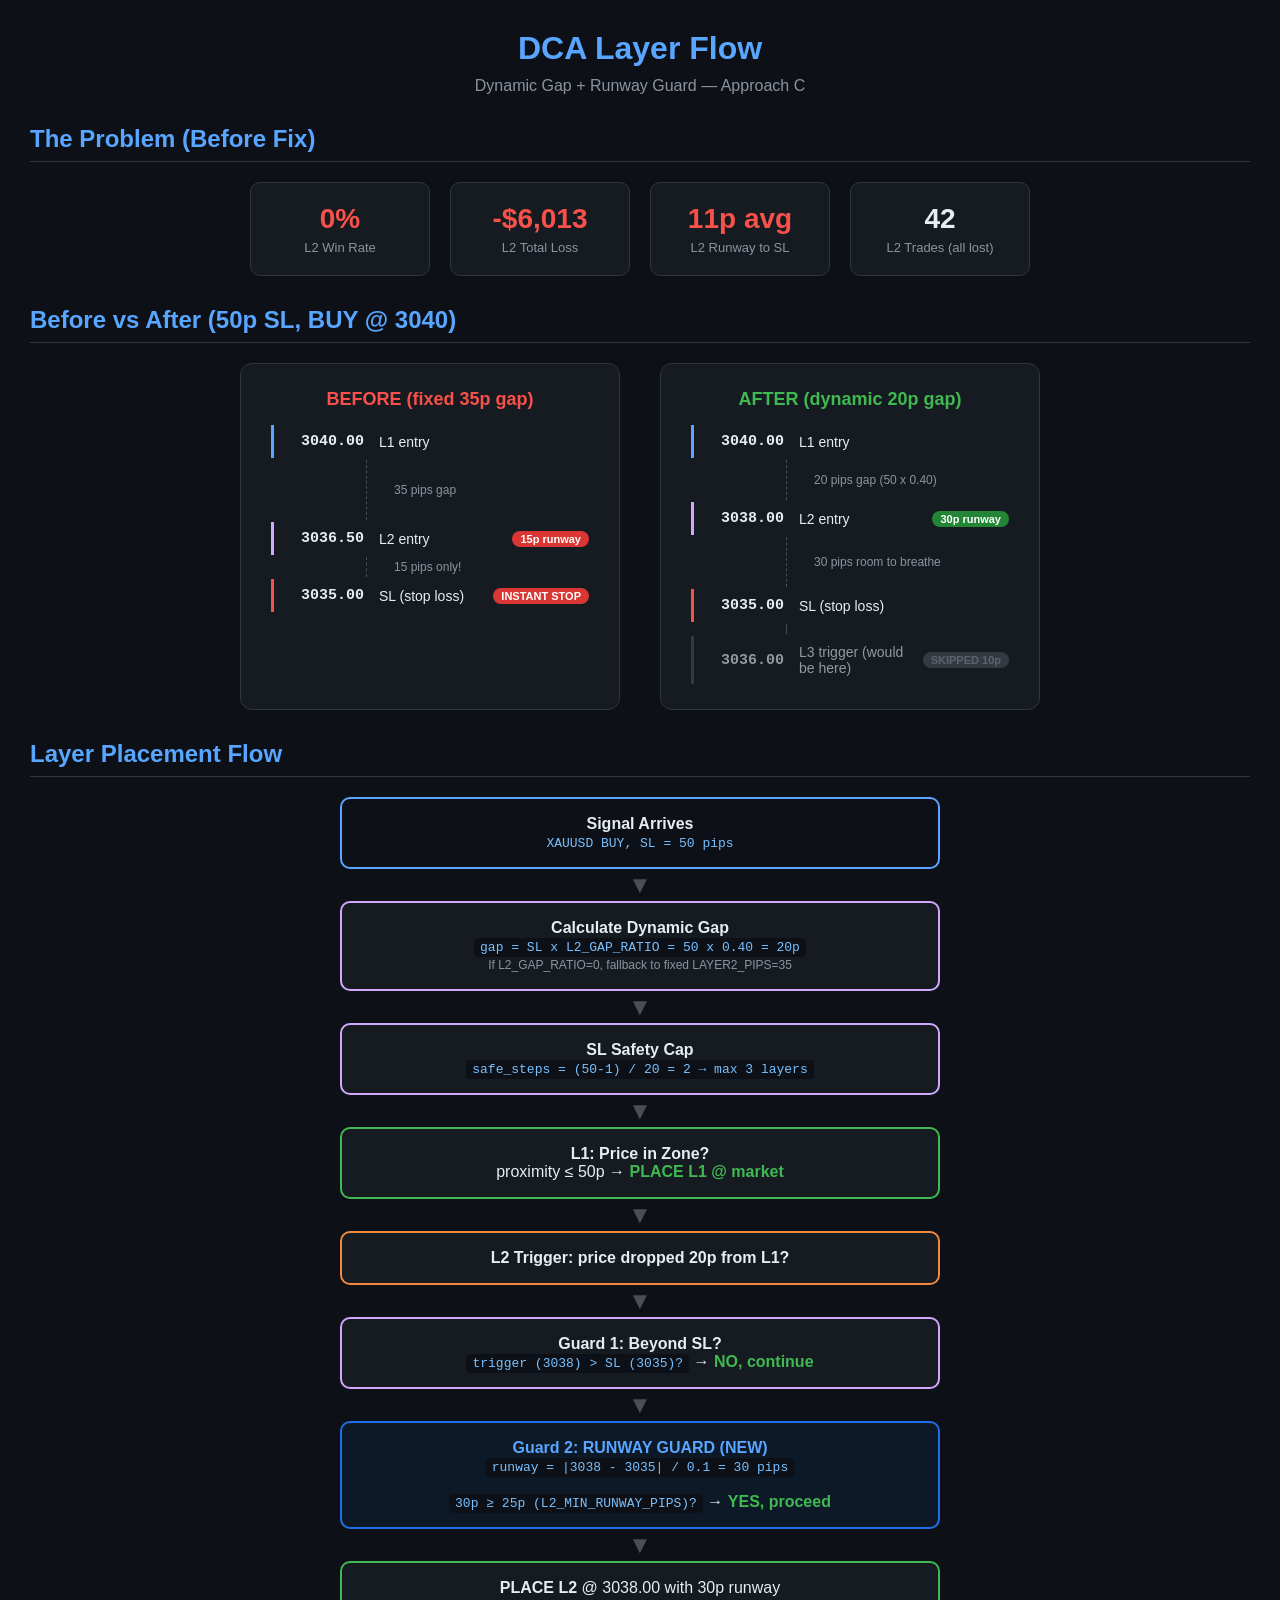
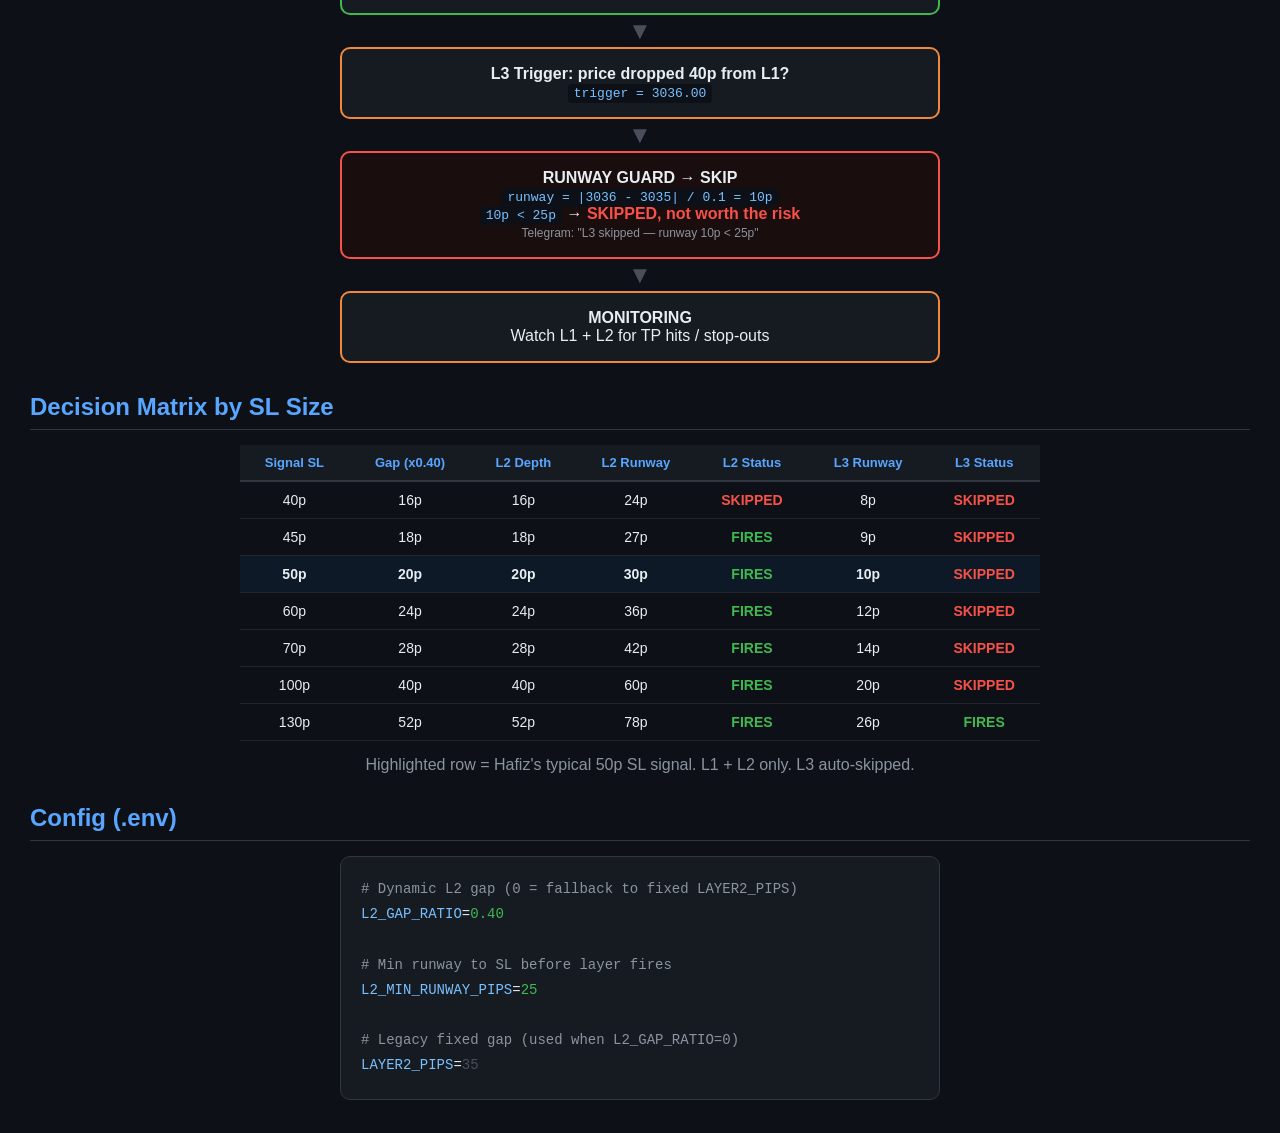
<file: docs/dca_flow.html>
<!DOCTYPE html>
<html lang="en">
<head>
<meta charset="UTF-8">
<title>DCA Layer Flow — Dynamic Gap + Runway Guard</title>
<style>
  * { margin: 0; padding: 0; box-sizing: border-box; }
  body { font-family: 'Segoe UI', Tahoma, sans-serif; background: #0d1117; color: #e6edf3; padding: 30px; }
  h1 { text-align: center; margin-bottom: 10px; color: #58a6ff; }
  h2 { color: #58a6ff; margin: 30px 0 15px; border-bottom: 1px solid #30363d; padding-bottom: 8px; }
  h3 { color: #79c0ff; margin: 20px 0 10px; }
  .subtitle { text-align: center; color: #8b949e; margin-bottom: 30px; }

  /* ── Price ladder ── */
  .ladder-wrap { display: flex; gap: 40px; justify-content: center; flex-wrap: wrap; margin: 20px 0; }
  .ladder { background: #161b22; border: 1px solid #30363d; border-radius: 12px; padding: 25px 30px; width: 380px; }
  .ladder-title { text-align: center; font-size: 18px; font-weight: 700; margin-bottom: 15px; }
  .ladder-title.bad { color: #f85149; }
  .ladder-title.good { color: #3fb950; }
  .price-line { display: flex; align-items: center; padding: 8px 0; border-left: 3px solid transparent; position: relative; }
  .price-line .price { width: 90px; font-family: monospace; font-size: 15px; font-weight: 600; text-align: right; margin-right: 15px; }
  .price-line .label { font-size: 14px; flex: 1; }
  .price-line .tag { font-size: 11px; padding: 2px 8px; border-radius: 10px; margin-left: 8px; font-weight: 600; }

  .l1 { border-left-color: #58a6ff; }
  .l2 { border-left-color: #d2a8ff; }
  .l3 { border-left-color: #f0883e; }
  .sl-line { border-left-color: #f85149; }
  .skip { border-left-color: #484f58; opacity: 0.6; }

  .tag-ok { background: #238636; color: #fff; }
  .tag-dead { background: #da3633; color: #fff; }
  .tag-skip { background: #484f58; color: #8b949e; }
  .tag-runway { background: #1f6feb; color: #fff; }

  .gap-bar { display: flex; align-items: center; padding: 2px 0 2px 95px; color: #8b949e; font-size: 12px; }
  .gap-bar .line { flex: 0 0 20px; border-left: 1px dashed #484f58; height: 20px; margin-right: 8px; }

  /* ── Flow chart ── */
  .flow { display: flex; flex-direction: column; align-items: center; gap: 0; margin: 20px auto; max-width: 600px; }
  .flow-box { background: #161b22; border: 2px solid #30363d; border-radius: 10px; padding: 16px 24px; width: 100%; text-align: center; }
  .flow-box.start { border-color: #58a6ff; background: #0d1117; }
  .flow-box.check { border-color: #d2a8ff; border-radius: 10px; transform: rotate(0deg); }
  .flow-box.action { border-color: #3fb950; }
  .flow-box.skip-box { border-color: #f85149; background: #1a0d0d; }
  .flow-box.monitor { border-color: #f0883e; }
  .flow-arrow { font-size: 24px; color: #484f58; line-height: 1; padding: 4px 0; }
  .flow-label { font-size: 12px; color: #8b949e; }
  .flow-split { display: flex; width: 100%; gap: 20px; }
  .flow-split > div { flex: 1; }
  .flow-branch { display: flex; flex-direction: column; align-items: center; gap: 0; }
  .yes { color: #3fb950; font-weight: 700; }
  .no { color: #f85149; font-weight: 700; }
  .code { font-family: monospace; font-size: 13px; color: #79c0ff; background: #0d1117; padding: 2px 6px; border-radius: 4px; }

  /* ── Table ── */
  table { width: 100%; max-width: 800px; margin: 15px auto; border-collapse: collapse; }
  th { background: #161b22; color: #58a6ff; padding: 10px 14px; text-align: center; font-size: 13px; border-bottom: 2px solid #30363d; }
  td { padding: 10px 14px; text-align: center; border-bottom: 1px solid #21262d; font-size: 14px; }
  tr:hover td { background: #161b22; }
  .fire { color: #3fb950; font-weight: 600; }
  .nope { color: #f85149; font-weight: 600; }

  /* ── Stats ── */
  .stats { display: flex; gap: 20px; justify-content: center; flex-wrap: wrap; margin: 20px 0; }
  .stat-card { background: #161b22; border: 1px solid #30363d; border-radius: 10px; padding: 20px; text-align: center; min-width: 180px; }
  .stat-card .num { font-size: 28px; font-weight: 700; }
  .stat-card .lbl { color: #8b949e; font-size: 13px; margin-top: 5px; }
  .red { color: #f85149; }
  .green { color: #3fb950; }
  .blue { color: #58a6ff; }
  .purple { color: #d2a8ff; }
</style>
</head>
<body>

<h1>DCA Layer Flow</h1>
<p class="subtitle">Dynamic Gap + Runway Guard — Approach C</p>

<!-- ══════════ PROBLEM STATS ══════════ -->
<h2>The Problem (Before Fix)</h2>
<div class="stats">
  <div class="stat-card"><div class="num red">0%</div><div class="lbl">L2 Win Rate</div></div>
  <div class="stat-card"><div class="num red">-$6,013</div><div class="lbl">L2 Total Loss</div></div>
  <div class="stat-card"><div class="num red">11p avg</div><div class="lbl">L2 Runway to SL</div></div>
  <div class="stat-card"><div class="num">42</div><div class="lbl">L2 Trades (all lost)</div></div>
</div>

<!-- ══════════ BEFORE vs AFTER ══════════ -->
<h2>Before vs After (50p SL, BUY @ 3040)</h2>
<div class="ladder-wrap">

  <!-- BEFORE -->
  <div class="ladder">
    <div class="ladder-title bad">BEFORE (fixed 35p gap)</div>
    <div class="price-line l1">
      <span class="price">3040.00</span>
      <span class="label">L1 entry</span>
    </div>
    <div class="gap-bar"><span class="line" style="height:60px"></span> 35 pips gap</div>
    <div class="price-line l2">
      <span class="price">3036.50</span>
      <span class="label">L2 entry</span>
      <span class="tag tag-dead">15p runway</span>
    </div>
    <div class="gap-bar"><span class="line" style="height:20px"></span> 15 pips only!</div>
    <div class="price-line sl-line">
      <span class="price">3035.00</span>
      <span class="label">SL (stop loss)</span>
      <span class="tag tag-dead">INSTANT STOP</span>
    </div>
  </div>

  <!-- AFTER -->
  <div class="ladder">
    <div class="ladder-title good">AFTER (dynamic 20p gap)</div>
    <div class="price-line l1">
      <span class="price">3040.00</span>
      <span class="label">L1 entry</span>
    </div>
    <div class="gap-bar"><span class="line" style="height:40px"></span> 20 pips gap (50 x 0.40)</div>
    <div class="price-line l2">
      <span class="price">3038.00</span>
      <span class="label">L2 entry</span>
      <span class="tag tag-ok">30p runway</span>
    </div>
    <div class="gap-bar"><span class="line" style="height:50px"></span> 30 pips room to breathe</div>
    <div class="price-line sl-line">
      <span class="price">3035.00</span>
      <span class="label">SL (stop loss)</span>
    </div>
    <div class="gap-bar"><span class="line" style="height:10px"></span></div>
    <div class="price-line skip">
      <span class="price">3036.00</span>
      <span class="label">L3 trigger (would be here)</span>
      <span class="tag tag-skip">SKIPPED 10p</span>
    </div>
  </div>
</div>

<!-- ══════════ FLOW CHART ══════════ -->
<h2>Layer Placement Flow</h2>
<div class="flow">
  <div class="flow-box start">
    <strong>Signal Arrives</strong><br>
    <span class="code">XAUUSD BUY, SL = 50 pips</span>
  </div>
  <div class="flow-arrow">▼</div>

  <div class="flow-box check">
    <strong>Calculate Dynamic Gap</strong><br>
    <span class="code">gap = SL x L2_GAP_RATIO = 50 x 0.40 = 20p</span><br>
    <span class="flow-label">If L2_GAP_RATIO=0, fallback to fixed LAYER2_PIPS=35</span>
  </div>
  <div class="flow-arrow">▼</div>

  <div class="flow-box check">
    <strong>SL Safety Cap</strong><br>
    <span class="code">safe_steps = (50-1) / 20 = 2 → max 3 layers</span>
  </div>
  <div class="flow-arrow">▼</div>

  <div class="flow-box action">
    <strong>L1: Price in Zone?</strong><br>
    proximity ≤ 50p → <span class="yes">PLACE L1 @ market</span>
  </div>
  <div class="flow-arrow">▼</div>

  <div class="flow-box check" style="border-color: #f0883e;">
    <strong>L2 Trigger: price dropped 20p from L1?</strong>
  </div>
  <div class="flow-arrow">▼</div>

  <div class="flow-box check">
    <strong>Guard 1: Beyond SL?</strong><br>
    <span class="code">trigger (3038) > SL (3035)?</span> → <span class="yes">NO, continue</span>
  </div>
  <div class="flow-arrow">▼</div>

  <div class="flow-box check" style="border-color: #1f6feb; background: #0d1926;">
    <strong style="color: #58a6ff;">Guard 2: RUNWAY GUARD (NEW)</strong><br>
    <span class="code">runway = |3038 - 3035| / 0.1 = 30 pips</span><br><br>
    <span class="code">30p ≥ 25p (L2_MIN_RUNWAY_PIPS)?</span> → <span class="yes">YES, proceed</span>
  </div>
  <div class="flow-arrow">▼</div>

  <div class="flow-box action">
    <strong>PLACE L2</strong> @ 3038.00 with 30p runway
  </div>
  <div class="flow-arrow">▼</div>

  <div class="flow-box check" style="border-color: #f0883e;">
    <strong>L3 Trigger: price dropped 40p from L1?</strong><br>
    <span class="code">trigger = 3036.00</span>
  </div>
  <div class="flow-arrow">▼</div>

  <div class="flow-box skip-box">
    <strong>RUNWAY GUARD → SKIP</strong><br>
    <span class="code">runway = |3036 - 3035| / 0.1 = 10p</span><br>
    <span class="code">10p < 25p</span> → <span class="no">SKIPPED, not worth the risk</span><br>
    <span class="flow-label">Telegram: "L3 skipped — runway 10p < 25p"</span>
  </div>
  <div class="flow-arrow">▼</div>

  <div class="flow-box monitor">
    <strong>MONITORING</strong><br>
    Watch L1 + L2 for TP hits / stop-outs
  </div>
</div>

<!-- ══════════ DECISION TABLE ══════════ -->
<h2>Decision Matrix by SL Size</h2>
<table>
  <tr>
    <th>Signal SL</th>
    <th>Gap (x0.40)</th>
    <th>L2 Depth</th>
    <th>L2 Runway</th>
    <th>L2 Status</th>
    <th>L3 Runway</th>
    <th>L3 Status</th>
  </tr>
  <tr>
    <td>40p</td><td>16p</td><td>16p</td><td>24p</td>
    <td class="nope">SKIPPED</td><td>8p</td><td class="nope">SKIPPED</td>
  </tr>
  <tr>
    <td>45p</td><td>18p</td><td>18p</td><td>27p</td>
    <td class="fire">FIRES</td><td>9p</td><td class="nope">SKIPPED</td>
  </tr>
  <tr style="background: #0d1926;">
    <td><strong>50p</strong></td><td><strong>20p</strong></td><td><strong>20p</strong></td><td><strong>30p</strong></td>
    <td class="fire"><strong>FIRES</strong></td><td><strong>10p</strong></td><td class="nope"><strong>SKIPPED</strong></td>
  </tr>
  <tr>
    <td>60p</td><td>24p</td><td>24p</td><td>36p</td>
    <td class="fire">FIRES</td><td>12p</td><td class="nope">SKIPPED</td>
  </tr>
  <tr>
    <td>70p</td><td>28p</td><td>28p</td><td>42p</td>
    <td class="fire">FIRES</td><td>14p</td><td class="nope">SKIPPED</td>
  </tr>
  <tr>
    <td>100p</td><td>40p</td><td>40p</td><td>60p</td>
    <td class="fire">FIRES</td><td>20p</td><td class="nope">SKIPPED</td>
  </tr>
  <tr>
    <td>130p</td><td>52p</td><td>52p</td><td>78p</td>
    <td class="fire">FIRES</td><td>26p</td><td class="fire">FIRES</td>
  </tr>
</table>
<p style="text-align:center; color:#8b949e; margin-top:8px;">
  Highlighted row = Hafiz's typical 50p SL signal. L1 + L2 only. L3 auto-skipped.
</p>

<!-- ══════════ CONFIG ══════════ -->
<h2>Config (.env)</h2>
<div style="background:#161b22; border:1px solid #30363d; border-radius:10px; padding:20px; max-width:600px; margin:0 auto; font-family:monospace; font-size:14px; line-height:1.8;">
  <span style="color:#8b949e;"># Dynamic L2 gap (0 = fallback to fixed LAYER2_PIPS)</span><br>
  <span style="color:#79c0ff;">L2_GAP_RATIO</span>=<span style="color:#3fb950;">0.40</span><br><br>
  <span style="color:#8b949e;"># Min runway to SL before layer fires</span><br>
  <span style="color:#79c0ff;">L2_MIN_RUNWAY_PIPS</span>=<span style="color:#3fb950;">25</span><br><br>
  <span style="color:#8b949e;"># Legacy fixed gap (used when L2_GAP_RATIO=0)</span><br>
  <span style="color:#79c0ff;">LAYER2_PIPS</span>=<span style="color:#484f58;">35</span>
</div>

</body>
</html>
</file>
